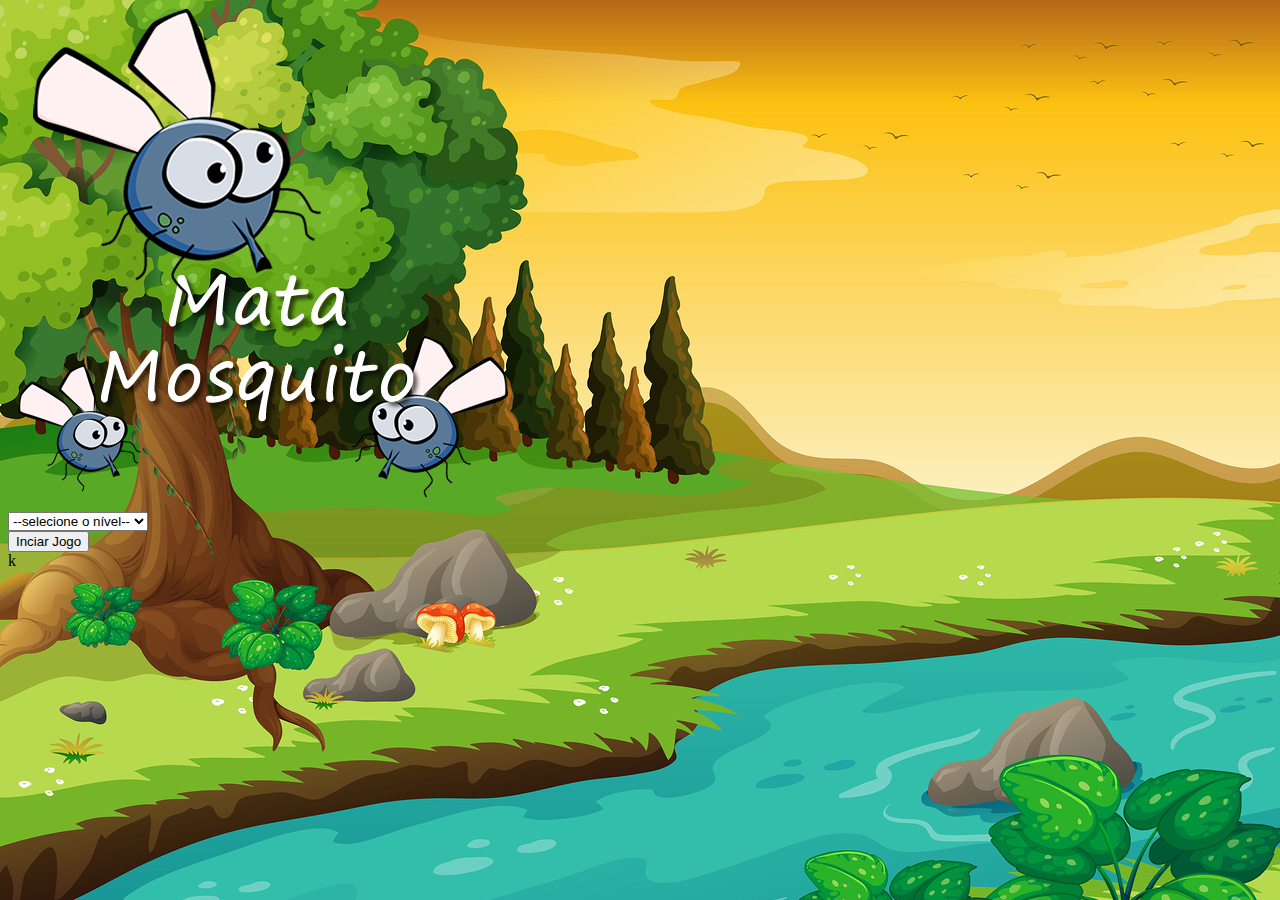
<file: Game/index.html>
<!DOCTYPE html>
<html>
<head>
  <meta charset="utf-8">
  <meta name="viewport" content="width=device-width, initial-scale=1">
   <!-- Bootstrap CSS -->
    <link rel="stylesheet" href="https://stackpath.bootstrapcdn.com/bootstrap/4.1.3/css/bootstrap.min.css" integrity="sha384-MCw98/SFnGE8fJT3GXwEOngsV7Zt27NXFoaoApmYm81iuXoPkFOJwJ8ERdknLPMO" crossorigin="anonymous">

    <!-- Font Awesome -->
    <link rel="stylesheet" href="https://use.fontawesome.com/releases/v5.3.1/css/all.css" integrity="sha384-mzrmE5qonljUremFsqc01SB46JvROS7bZs3IO2EmfFsd15uHvIt+Y8vEf7N7fWAU" crossorigin="anonymous">

    <!-- HTML5Shiv -->
    <!--[if lt IE 9]>
      <script src="https://oss.maxcdn.com/html5shiv/3.7.2/html5shiv.min.js"></script>
    <![endif]-->

    <!-- Estilo customizado -->
    <link rel="stylesheet" type="text/css" href="css/estilo.css">
    <!--Script-->
    <script>
      function iniciarJogo() {
  var nivel = document.getElementById('nivel').value
  if (nivel === '') {
    alert('selecione um nível para inciar o jogo')
    return false
  }
  window.location.href="game.html?"+nivel
}
    </script>
  <title>Mata Mosquito</title>
</head>
<body onresize="ajustaTamanho()">
    <div class="container">
      <div class="row">
        <div class="col">
          <div class="d-flex justify-content-center">
            <img src="imagens/game.png">
          </div>
        </div>
      </div>
      <div class="row">
        <div class="col">
          <div class="d-flex justify-content-center">
            <div class="mb-2">
            <select class="form-control" id="nivel">
               <option value="">--selecione o nível--</option>
              <option value="normal">Normal</option>
              <option value="dificil">Difícil</option>
              <option value="chucknoris">Chuck Noris</option>
            </select>
            </div>
          </div>
        </div>
      </div>
      <div class="row">
        <div class="col">
          <div class="d-flex justify-content-center">
            <button type="button" class="btn btn-danger btn-lg"onclick="iniciarJogo()">Inciar Jogo</button>
          </div>
        </div>
      </div>
    </div>
    <!-- Latest compiled and minified CSS -->
    <!--<script type="text/javascript" src="js/game.js"></script>
    <script>  
      setInterval(function(){
        posicaoRandomica()
      }, 2000)
    </script> -->
    k
  <!-- JavaScript (Opcional) -->
    <!-- jQuery primeiro, depois Popper.js, depois Bootstrap JS -->
    <script src="https://code.jquery.com/jquery-3.3.1.slim.min.js" integrity="sha384-q8i/X+965DzO0rT7abK41JStQIAqVgRVzpbzo5smXKp4YfRvH+8abtTE1Pi6jizo" crossorigin="anonymous"></script>
    <script src="https://cdnjs.cloudflare.com/ajax/libs/popper.js/1.14.3/umd/popper.min.js" integrity="sha384-ZMP7rVo3mIykV+2+9J3UJ46jBk0WLaUAdn689aCwoqbBJiSnjAK/l8WvCWPIPm49" crossorigin="anonymous"></script>
    <script src="https://stackpath.bootstrapcdn.com/bootstrap/4.1.3/js/bootstrap.min.js" integrity="sha384-ChfqqxuZUCnJSK3+MXmPNIyE6ZbWh2IMqE241rYiqJxyMiZ6OW/JmZQ5stwEULTy" crossorigin="anonymous"></script>   
  </body> 

</html>
</file>
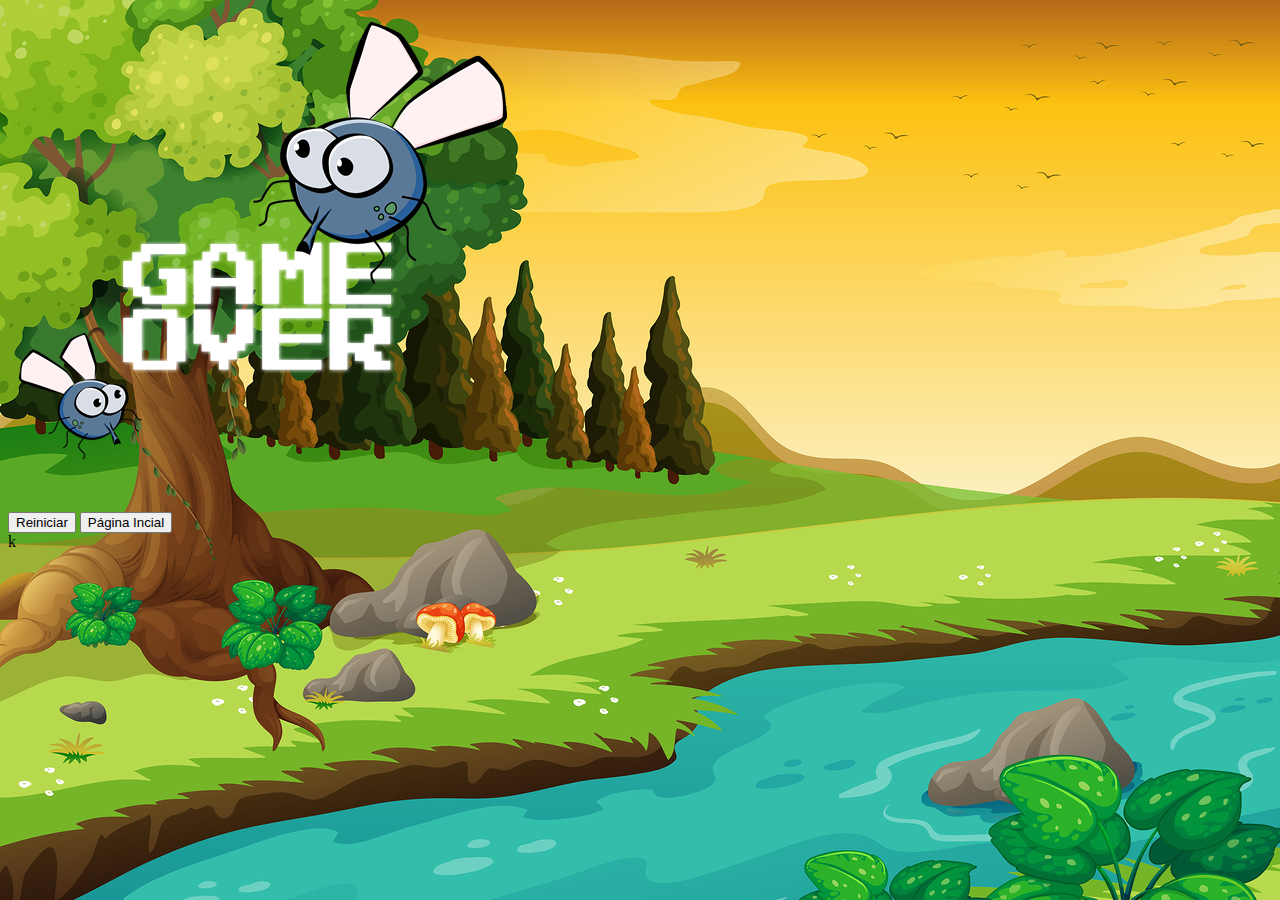
<file: Game/fim_de_jogo.html>
<!DOCTYPE html>
<html>
<head>
  <meta charset="utf-8">
  <meta name="viewport" content="width=device-width, initial-scale=1">
   <!-- Bootstrap CSS -->
    <link rel="stylesheet" href="https://stackpath.bootstrapcdn.com/bootstrap/4.1.3/css/bootstrap.min.css" integrity="sha384-MCw98/SFnGE8fJT3GXwEOngsV7Zt27NXFoaoApmYm81iuXoPkFOJwJ8ERdknLPMO" crossorigin="anonymous">

    <!-- Font Awesome -->
    <link rel="stylesheet" href="https://use.fontawesome.com/releases/v5.3.1/css/all.css" integrity="sha384-mzrmE5qonljUremFsqc01SB46JvROS7bZs3IO2EmfFsd15uHvIt+Y8vEf7N7fWAU" crossorigin="anonymous">

    <!-- HTML5Shiv -->
    <!--[if lt IE 9]>
      <script src="https://oss.maxcdn.com/html5shiv/3.7.2/html5shiv.min.js"></script>
    <![endif]-->

    <!-- Estilo customizado -->
    <link rel="stylesheet" type="text/css" href="css/estilo.css">
    <!--Script-->
  <title>Game Over</title>
</head>
<body onresize="ajustaTamanho()">
    <div class="container">
      <div class="row">
        <div class="col">
          <div class="d-flex justify-content-center">
            <img src="imagens/game_over.png">
          </div>
        </div>
      </div>
      <div class="row">
        <div class="col">
          <div class="d-flex justify-content-center">
            <button type="button" class="btn btn-dark btn-lg" onclick="window.location.href= 'game.html' ">Reiniciar</button>
            <button type="button" class="btn btn-dark btn-lg ml-2" onclick="window.location.href= 'index.html' ">Página Incial</button>
          </div>
        </div>
      </div>
    </div>
    <!-- Latest compiled and minified CSS -->
    <!--<script type="text/javascript" src="js/game.js"></script>
    <script>  
      setInterval(function(){
        posicaoRandomica()
      }, 2000)
    </script> -->
    k
  <!-- JavaScript (Opcional) -->
    <!-- jQuery primeiro, depois Popper.js, depois Bootstrap JS -->
    <script src="https://code.jquery.com/jquery-3.3.1.slim.min.js" integrity="sha384-q8i/X+965DzO0rT7abK41JStQIAqVgRVzpbzo5smXKp4YfRvH+8abtTE1Pi6jizo" crossorigin="anonymous"></script>
    <script src="https://cdnjs.cloudflare.com/ajax/libs/popper.js/1.14.3/umd/popper.min.js" integrity="sha384-ZMP7rVo3mIykV+2+9J3UJ46jBk0WLaUAdn689aCwoqbBJiSnjAK/l8WvCWPIPm49" crossorigin="anonymous"></script>
    <script src="https://stackpath.bootstrapcdn.com/bootstrap/4.1.3/js/bootstrap.min.js" integrity="sha384-ChfqqxuZUCnJSK3+MXmPNIyE6ZbWh2IMqE241rYiqJxyMiZ6OW/JmZQ5stwEULTy" crossorigin="anonymous"></script>   
  </body> 

</html>
</file>
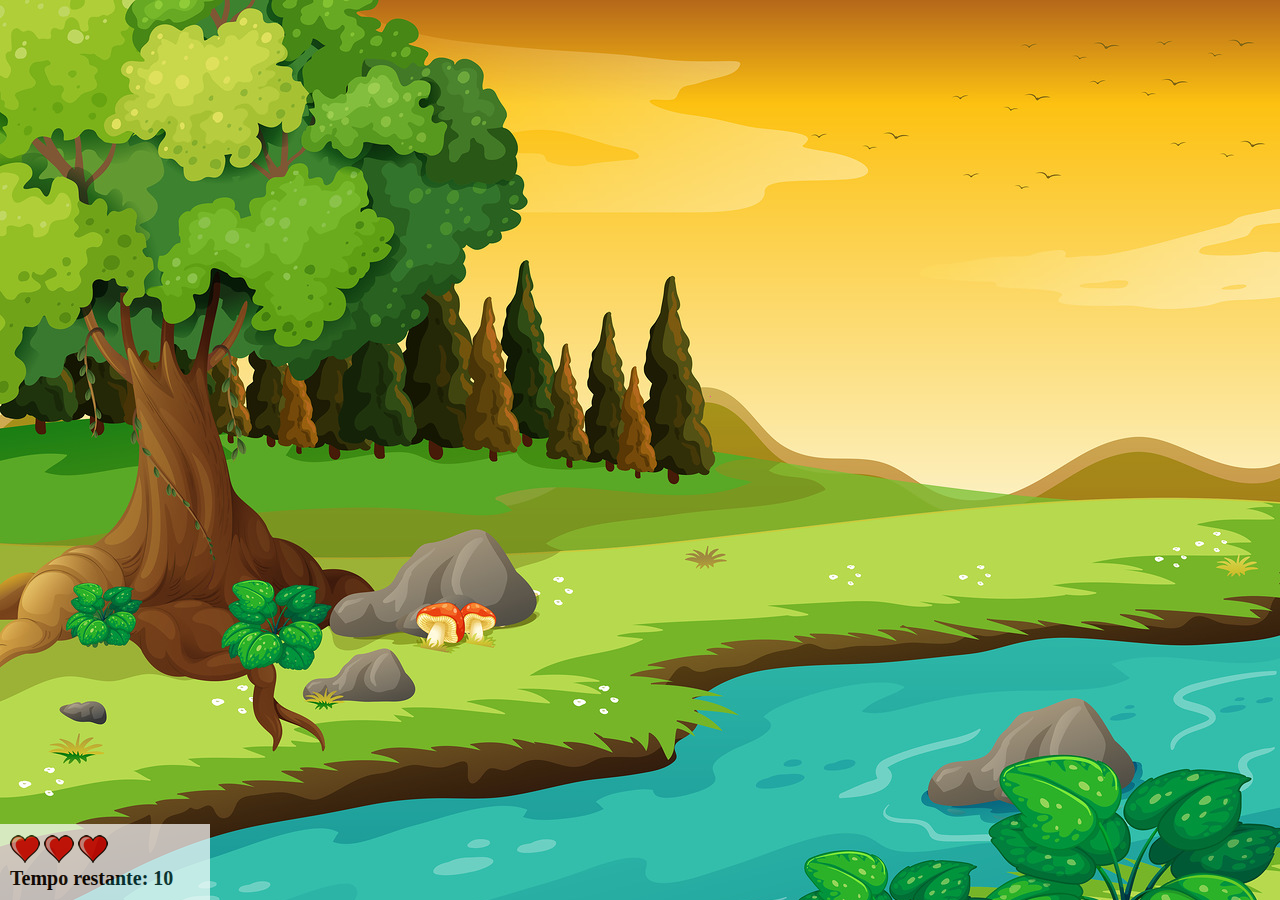
<file: Game/game.html>
<!DOCTYPE html>
<html>
<head>
  <meta charset="utf-8">
  <meta name="viewport" content="width=device-width, initial-scale=1">
   <!-- Bootstrap CSS -->
    <link rel="stylesheet" href="https://stackpath.bootstrapcdn.com/bootstrap/4.1.3/css/bootstrap.min.css" integrity="sha384-MCw98/SFnGE8fJT3GXwEOngsV7Zt27NXFoaoApmYm81iuXoPkFOJwJ8ERdknLPMO" crossorigin="anonymous">

    <!-- Font Awesome -->
    <link rel="stylesheet" href="https://use.fontawesome.com/releases/v5.3.1/css/all.css" integrity="sha384-mzrmE5qonljUremFsqc01SB46JvROS7bZs3IO2EmfFsd15uHvIt+Y8vEf7N7fWAU" crossorigin="anonymous">

    <!-- HTML5Shiv -->
    <!--[if lt IE 9]>
      <script src="https://oss.maxcdn.com/html5shiv/3.7.2/html5shiv.min.js"></script>
    <![endif]-->

    <!-- Estilo customizado -->
    <link rel="stylesheet" type="text/css" href="css/estilo.css">
    <!--Script-->
    
  <title>Mata mosquito</title>
</head>
<body onresize="ajustaTamanho()">
  <div class="painel">
    <div class="vidas">
      <img id="v1" src="imagens/coracao_cheio.png"/>
      <img id="v2" src="imagens/coracao_cheio.png"/>
      <img id="v3" src="imagens/coracao_cheio.png"/>
    </div>
    <div class="cronometro">
      Tempo restante: <span id="cronometro"></span>
    </div>
  </div>
    <!-- Latest compiled and minified CSS -->
    <script type="text/javascript" src="js/game.js"></script>
    <script> 
    document.getElementById('cronometro').innerHTML = tempo 
      setInterval(function(){
        posicaoRandomica()
      }, criaMosquitoTempo)
    </script>
  <!-- JavaScript (Opcional) -->
    <!-- jQuery primeiro, depois Popper.js, depois Bootstrap JS -->
    <script src="https://code.jquery.com/jquery-3.3.1.slim.min.js" integrity="sha384-q8i/X+965DzO0rT7abK41JStQIAqVgRVzpbzo5smXKp4YfRvH+8abtTE1Pi6jizo" crossorigin="anonymous"></script>
    <script src="https://cdnjs.cloudflare.com/ajax/libs/popper.js/1.14.3/umd/popper.min.js" integrity="sha384-ZMP7rVo3mIykV+2+9J3UJ46jBk0WLaUAdn689aCwoqbBJiSnjAK/l8WvCWPIPm49" crossorigin="anonymous"></script>
    <script src="https://stackpath.bootstrapcdn.com/bootstrap/4.1.3/js/bootstrap.min.js" integrity="sha384-ChfqqxuZUCnJSK3+MXmPNIyE6ZbWh2IMqE241rYiqJxyMiZ6OW/JmZQ5stwEULTy" crossorigin="anonymous"></script>   
  </body> 

</html>
</file>
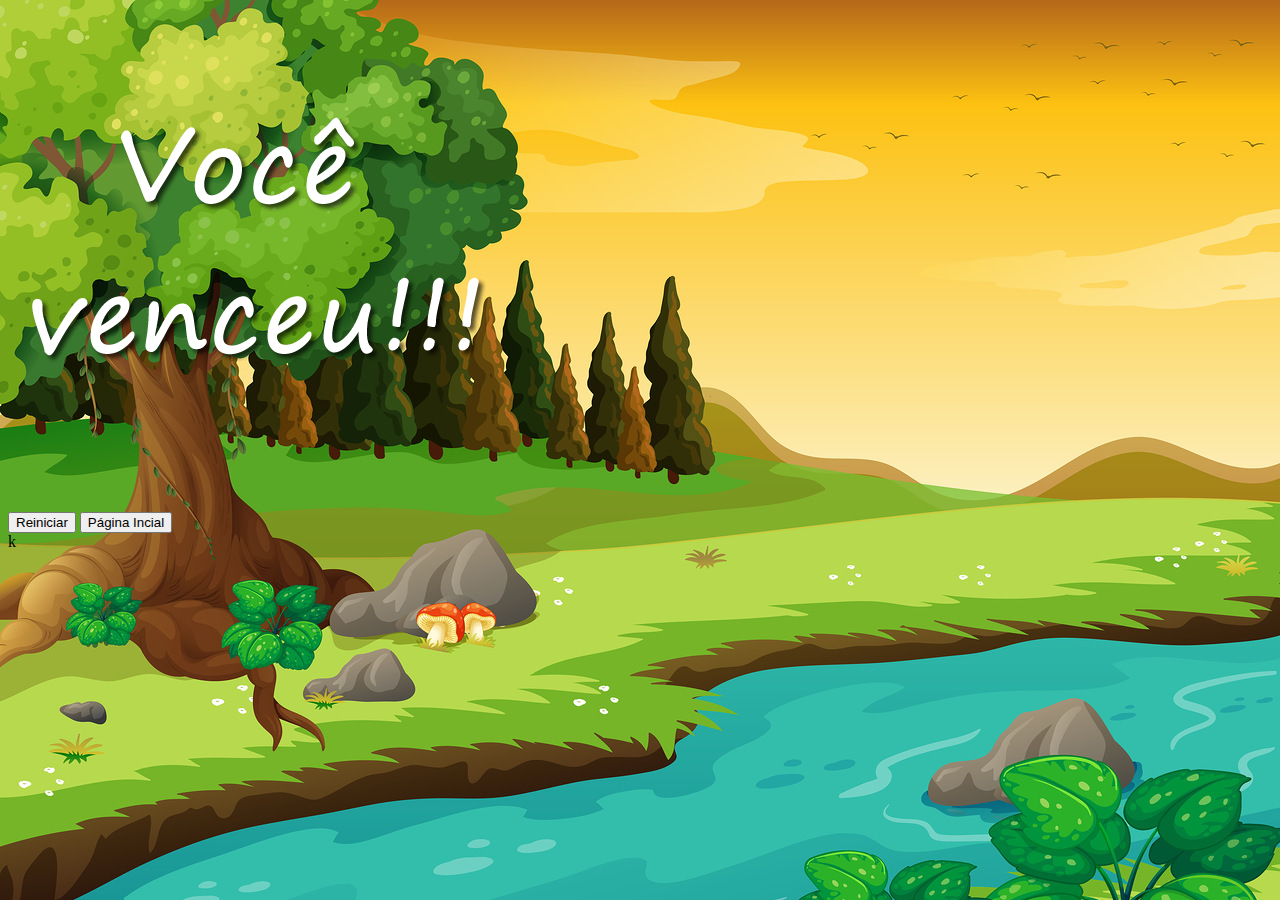
<file: Game/vitoria.html>
<!DOCTYPE html>
<html>
<head>
  <meta charset="utf-8">
  <meta name="viewport" content="width=device-width, initial-scale=1">
   <!-- Bootstrap CSS -->
    <link rel="stylesheet" href="https://stackpath.bootstrapcdn.com/bootstrap/4.1.3/css/bootstrap.min.css" integrity="sha384-MCw98/SFnGE8fJT3GXwEOngsV7Zt27NXFoaoApmYm81iuXoPkFOJwJ8ERdknLPMO" crossorigin="anonymous">

    <!-- Font Awesome -->
    <link rel="stylesheet" href="https://use.fontawesome.com/releases/v5.3.1/css/all.css" integrity="sha384-mzrmE5qonljUremFsqc01SB46JvROS7bZs3IO2EmfFsd15uHvIt+Y8vEf7N7fWAU" crossorigin="anonymous">

    <!-- HTML5Shiv -->
    <!--[if lt IE 9]>
      <script src="https://oss.maxcdn.com/html5shiv/3.7.2/html5shiv.min.js"></script>
    <![endif]-->

    <!-- Estilo customizado -->
    <link rel="stylesheet" type="text/css" href="css/estilo.css">
    <!--Script-->
  <title>Game Over</title>
</head>
<body onresize="ajustaTamanho()">
    <div class="container">
      <div class="row">
        <div class="col">
          <div class="d-flex justify-content-center">
            <img src="imagens/vitoria.png">
          </div>
        </div>
      </div>
      <div class="row">
        <div class="col">
          <div class="d-flex justify-content-center">
            <button type="button" class="btn btn-dark btn-lg" onclick="window.location.href= 'game.html' ">Reiniciar</button>
            <button type="button" class="btn btn-dark btn-lg ml-2" onclick="window.location.href= 'index.html' ">Página Incial</button>
          </div>
        </div>
      </div>
    </div>
    <!-- Latest compiled and minified CSS -->
    <!--<script type="text/javascript" src="js/game.js"></script>
    <script>  
      setInterval(function(){
        posicaoRandomica()
      }, 2000)
    </script> -->
    k
  <!-- JavaScript (Opcional) -->
    <!-- jQuery primeiro, depois Popper.js, depois Bootstrap JS -->
    <script src="https://code.jquery.com/jquery-3.3.1.slim.min.js" integrity="sha384-q8i/X+965DzO0rT7abK41JStQIAqVgRVzpbzo5smXKp4YfRvH+8abtTE1Pi6jizo" crossorigin="anonymous"></script>
    <script src="https://cdnjs.cloudflare.com/ajax/libs/popper.js/1.14.3/umd/popper.min.js" integrity="sha384-ZMP7rVo3mIykV+2+9J3UJ46jBk0WLaUAdn689aCwoqbBJiSnjAK/l8WvCWPIPm49" crossorigin="anonymous"></script>
    <script src="https://stackpath.bootstrapcdn.com/bootstrap/4.1.3/js/bootstrap.min.js" integrity="sha384-ChfqqxuZUCnJSK3+MXmPNIyE6ZbWh2IMqE241rYiqJxyMiZ6OW/JmZQ5stwEULTy" crossorigin="anonymous"></script>   
  </body> 

</html>
</file>
<file: Game/css/estilo.css>
html {
	cursor: url(../imagens/mata_mosquito.png) 30 30, auto;
}

body {
	background-image: url(../imagens/bg.jpg);
	background-repeat: no-repeat;
	background-size: 100%;
}

.mosquito1{
	widows: 50px;
	height: 50px;
}
.mosquito2 {
	width: 70px;
	height: 70px;
}
.mosquito3 {
	width: 90px;
	height: 90px;
}

.ladoA {
	transform: scaleX(1.0);
}
.ladoB {
	transform: scaleX(-1.0);
}

.painel {
	position: absolute;
	left: 0px;
	width: 190px;
	padding: 10px;
	bottom: 0px;
	border-top: 1px solid #fff;
	background-color: #fff;
	opacity: 0.7;
}

.vidas {
	float: left;

}

.cronometro {
	float: left;
	font-size: 20px;
	font-weight: bold;
}
</file>
